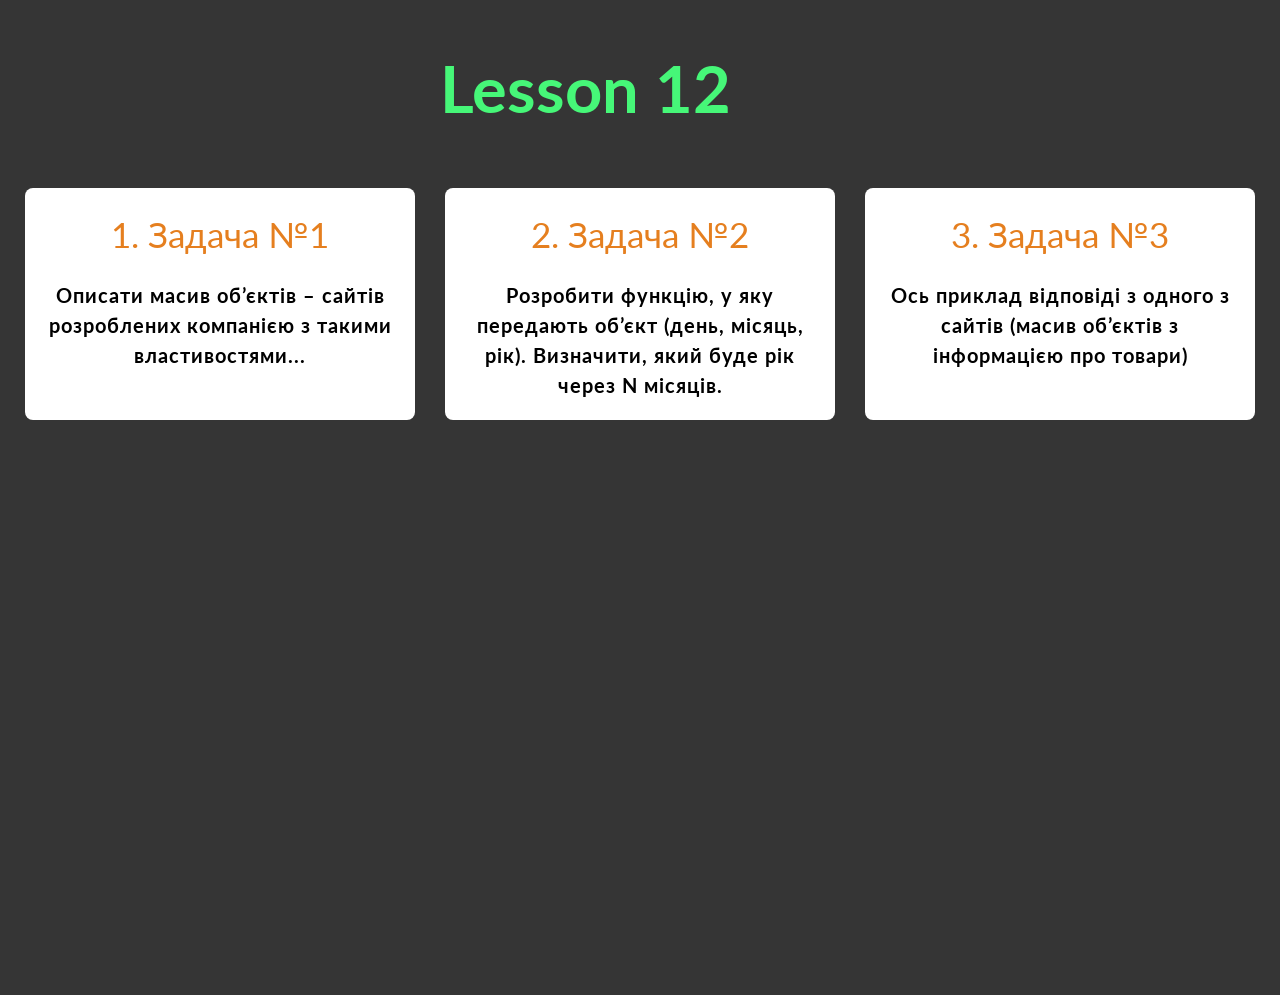
<file: index.html>
<!DOCTYPE html>
<html lang="en">
  <head>
    <meta charset="UTF-8" />
    <meta http-equiv="X-UA-Compatible" content="IE=edge" />
    <meta name="viewport" content="width=device-width, initial-scale=1.0" />
    <link rel="stylesheet" href="css/null.css" />
    <link rel="stylesheet" href="css/style.css" />
    <title>leesson-14</title>
  </head>
  <body>
    <div class="wrapper">
      <div class="wrapper__container">
        <h1 class="title">Lesson 12</h1>
        <ul class="list">
          <li class="list__item">
            <a href="./task_1/task1.html" class="link"
              >1. Задача №1
              <p class="task">
                Описати масив об’єктів – сайтів розроблених компанією з такими властивостями...
              </p></a
            >
          </li>
          <li class="list__item">
            <a href="./task_2/task2.html" class="link"
              >2. Задача №2
              <p class="task">
               Розробити функцію, у яку передають об’єкт (день, місяць, рік). Визначити, який буде рік через N місяців.
              </p></a
            >
          </li>
          <li class="list__item">
            <a href="./task_3/task3.html" class="link"
              >3. Задача №3
              <p class="task">
                Ось приклад відповіді з одного з сайтів (масив об’єктів з інформацією
          про товари)
              </p>
				</a>
          </li>
        </ul>
      </div>
    </div>
  </body>
</html>
</file>
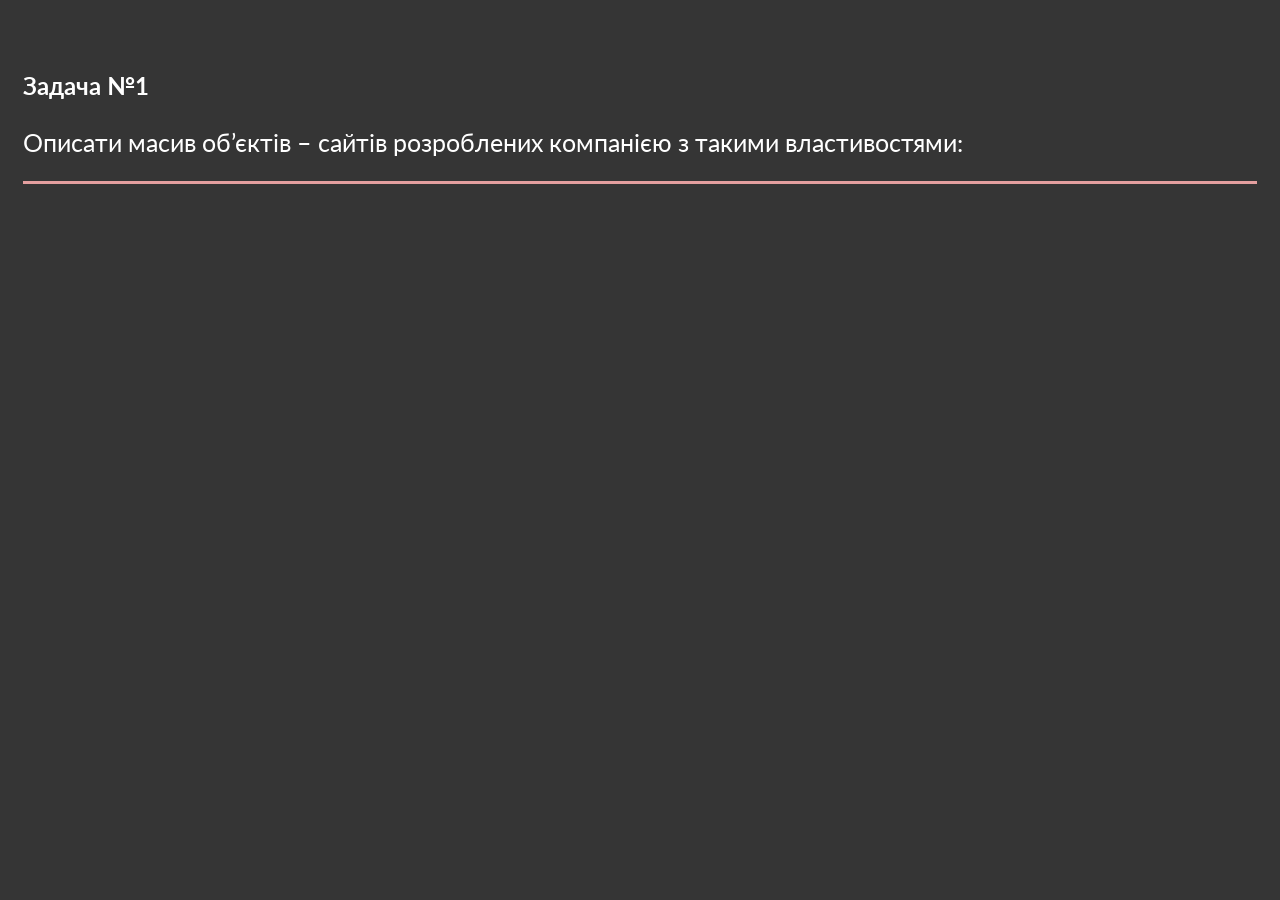
<file: task_1/task1.html>
<!DOCTYPE html>
<html lang="en">
<head>
	<meta charset="UTF-8">
	<meta http-equiv="X-UA-Compatible" content="IE=edge">
	<meta name="viewport" content="width=device-width, initial-scale=1.0">
	<link rel="stylesheet" href="../css/style.css">
	<title>task_1</title>
</head>
<body>
	<main class="page1">
		<div class="page1__container">
			<h2>Задача №1</h2>
			<p class="text">Описати масив об’єктів – сайтів розроблених компанією з такими властивостями:</p>
			<script src="scriprt1.js"></script>
		</div>
	</main>
</body>
</html>
</file>
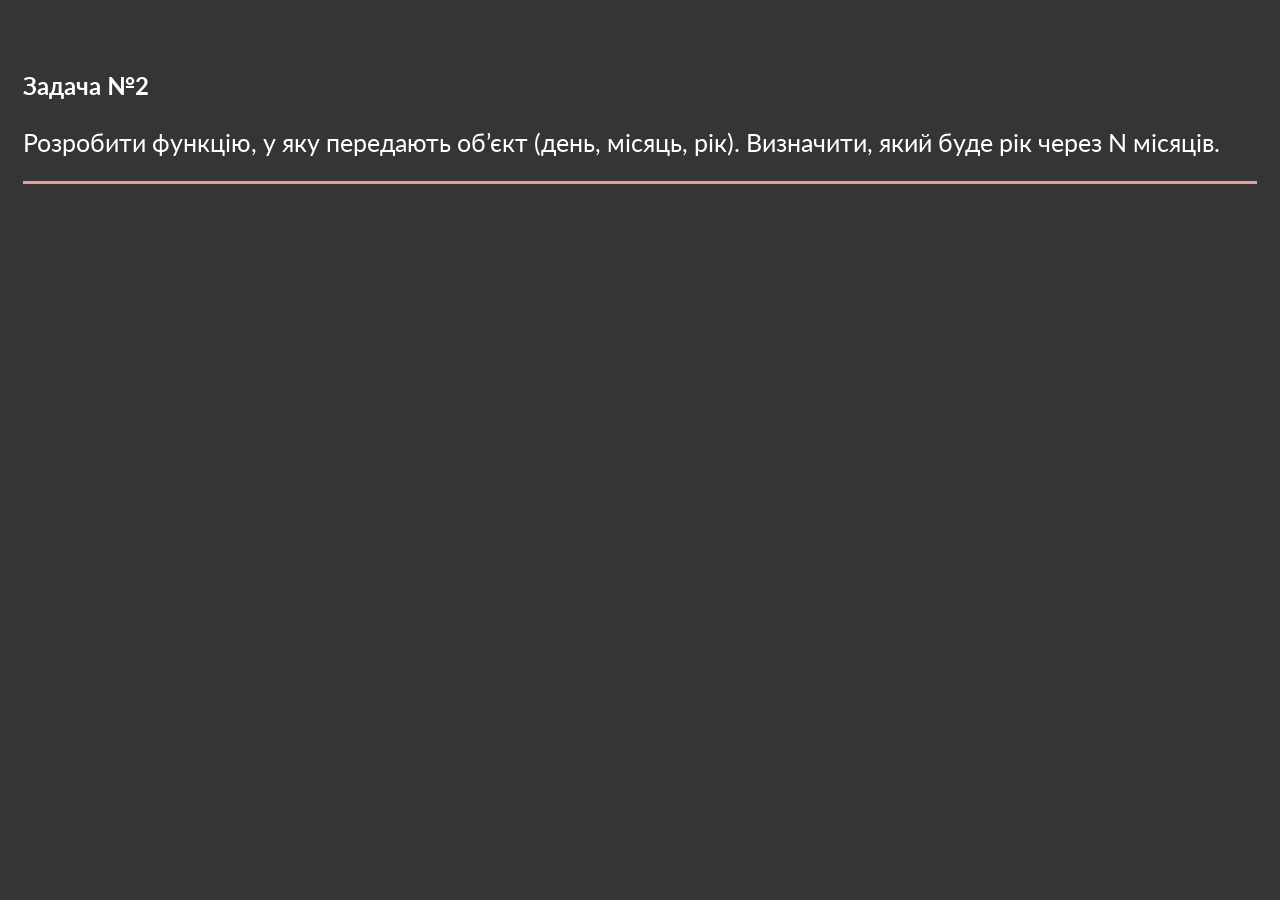
<file: task_2/task2.html>
<!DOCTYPE html>
<html lang="en">
<head>
	<meta charset="UTF-8">
	<meta http-equiv="X-UA-Compatible" content="IE=edge">
	<meta name="viewport" content="width=device-width, initial-scale=1.0">
	<link rel="stylesheet" href="../css/style.css">
	<title>task_2</title>
</head>
<body>
	<main class="page1">
		<div class="page1__container">
			<h2>Задача №2</h2>
			<p class="text"> Розробити функцію, у яку передають об’єкт (день, місяць, рік). Визначити, який буде рік через N місяців.</p>
			<script src="scriprt2.js"></script>
		</div>
	</main>
</body>
</html>
</file>
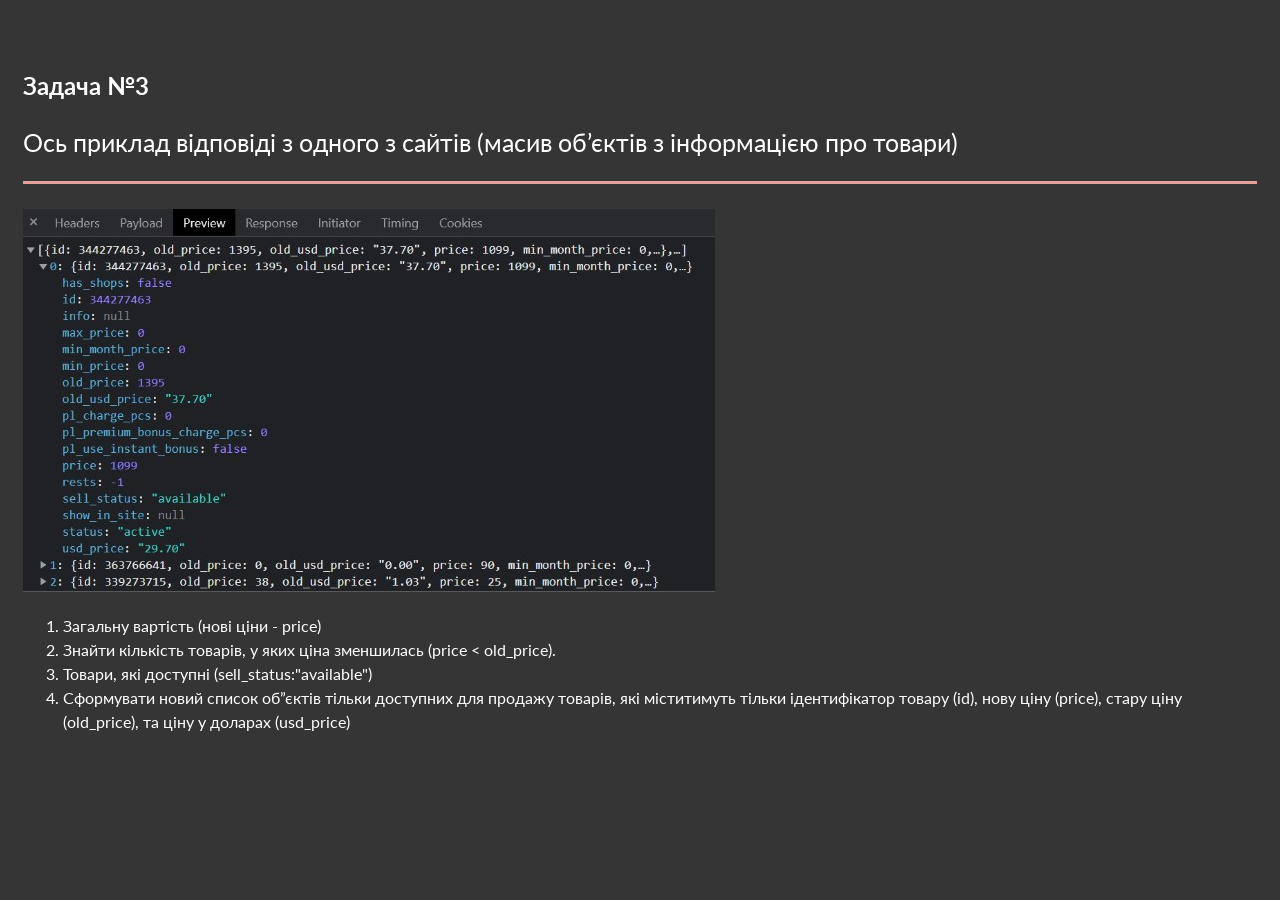
<file: task_3/task3.html>
<!DOCTYPE html>
<html lang="en">
  <head>
    <meta charset="UTF-8" />
    <meta http-equiv="X-UA-Compatible" content="IE=edge" />
    <meta name="viewport" content="width=device-width, initial-scale=1.0" />
    <link rel="stylesheet" href="../css/style.css" />
    <title>task_3</title>
  </head>
  <body>
    <main class="page3">
      <div class="page3__container">
        <h2>Задача №3</h2>
        <p class="text">
          Ось приклад відповіді з одного з сайтів (масив об’єктів з інформацією
          про товари)
        </p>
        <div class=""><img src="../img/Screenshot_2.jpg" alt="img" /></div>
        <ol>
          <li> Загальну вартість (нові ціни - price)</li>
          <li> Знайти кількість товарів, у яких ціна зменшилась (price < old_price).</li>
          <li> Товари, які доступні (sell_status:"available")</li>
          <li> Сформувати новий список об”єктів тільки доступних  для продажу товарів, які міститимуть тільки ідентифікатор товару (id), нову ціну (price), стару ціну (old_price), та ціну у доларах (usd_price)</li>
        </ol>
        <script src="scriprt3.js"></script>
      </div>
    </main>
  </body>
</html>
</file>
<file: css/null.css>
/* Обнуляющий стиль */
*,
*::before,
*::after {
	box-sizing: border-box;
	margin: 0;
	padding: 0;
	border: 0;
}
li {
	list-style: none;
}
a {
	color: inherit;
}
a,
a:visited {
	text-decoration: none;
}
a:hover {
	text-decoration: none;
}
h1,
h2,
h3,
h4,
h5,
h6 {
	font-weight: inherit;
	font-size: inherit;
}
img {
	vertical-align: top;
}
input,
button,
textarea {
	font-family: inherit;
	font-size: inherit;
	font-weight: inherit;
}
button {
	cursor: pointer;
	color: inherit;
	background-color: inherit;
}
input{
	width: 100%;
}
body,
html {
	height: 100%;
}
body{
	line-height: 1;
}

/* ================================================================ */
</file>
<file: css/style.css>
/* &display=swap */
@import url(https://fonts.googleapis.com/css?family=Lato:regular,700,900&display=swap);

.wrapper {
  overflow: hidden;
  min-height: 100%;
  position: relative;
  display: flex;
  flex-direction: column;
}
.wrapper > main {
  flex-grow: 1;
}

[class*="__container"] {
  max-width: 1260px;
  margin: 0 auto;
  padding: 40px 15px 50px 15px;
}
body {
  font-family: "Lato";
  font-weight: 400;
  font-style: normal;
  line-height: 1.5;
  color: #fff;
  background-color: rgb(53, 53, 53);
}

.title {
  max-width: 400px;
  font-weight: 700;
  font-size: 65px;
  margin: 0 auto;
  color: rgb(70, 247, 120);
  margin-bottom: 50px;
}
.list {
  display: grid;
  grid-template-columns: repeat(3, 1fr);
  grid-template-rows: repeat(3, 1fr);
  gap: 30px;
}
.list__item {
  display: flex;
  flex-direction: column;
  background-color: rgb(255, 255, 255);
  border-radius: 8px;
  text-align: center;
  transition: all 0.3s ease 0s;
}
.list__item:nth-child(16) {
  grid-column: span 3;
  height: 150px;
}
.link {
  color: #e57f1f;
  font-size: 35px;
  padding: 20px;
  border-radius: 8px;
}
.list__item:hover {
  box-shadow: 0 0 18px 2px rgb(204, 200, 205);
  transform: scale(1.02);
}

.task {
  font-size: 20px;
  font-weight: 700;
  letter-spacing: 1px;
  color: black;
}
.text::after{
	content: '';
	display: block;
	width: 100%;
	height: 3px;
	background-color: rgb(228, 159, 159);
	margin-top: 20px;
}
p {
  margin-top: 20px;
  font-size: 25px;
  color: #fff;
}
.olList {
  display: flex;
  align-items: center;
  gap: 5px;
}
.olList::before {
  content: "";
  width: 5px;
  height: 5px;
  border-radius: 50%;
  background-color: black;
}

span {
  color: rgb(245, 160, 108);
  font-size: 28px;
}
</file>
